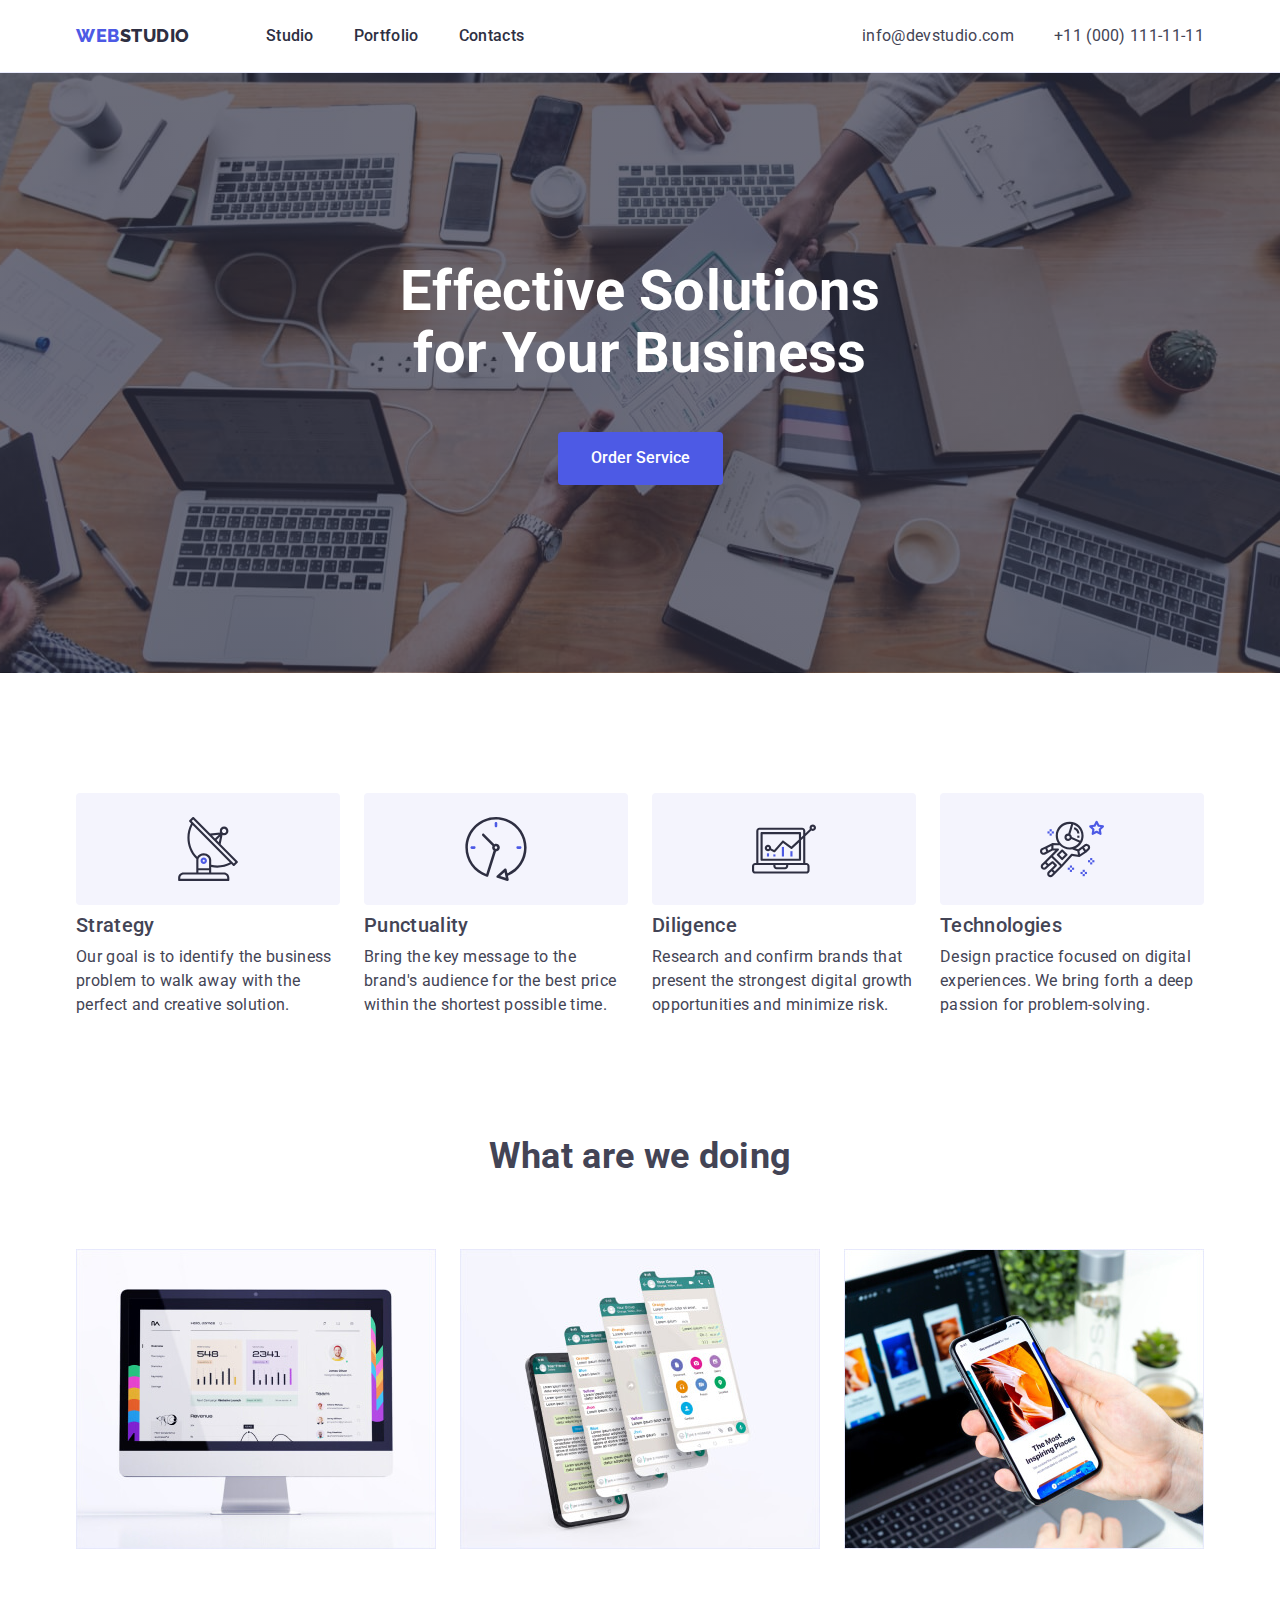
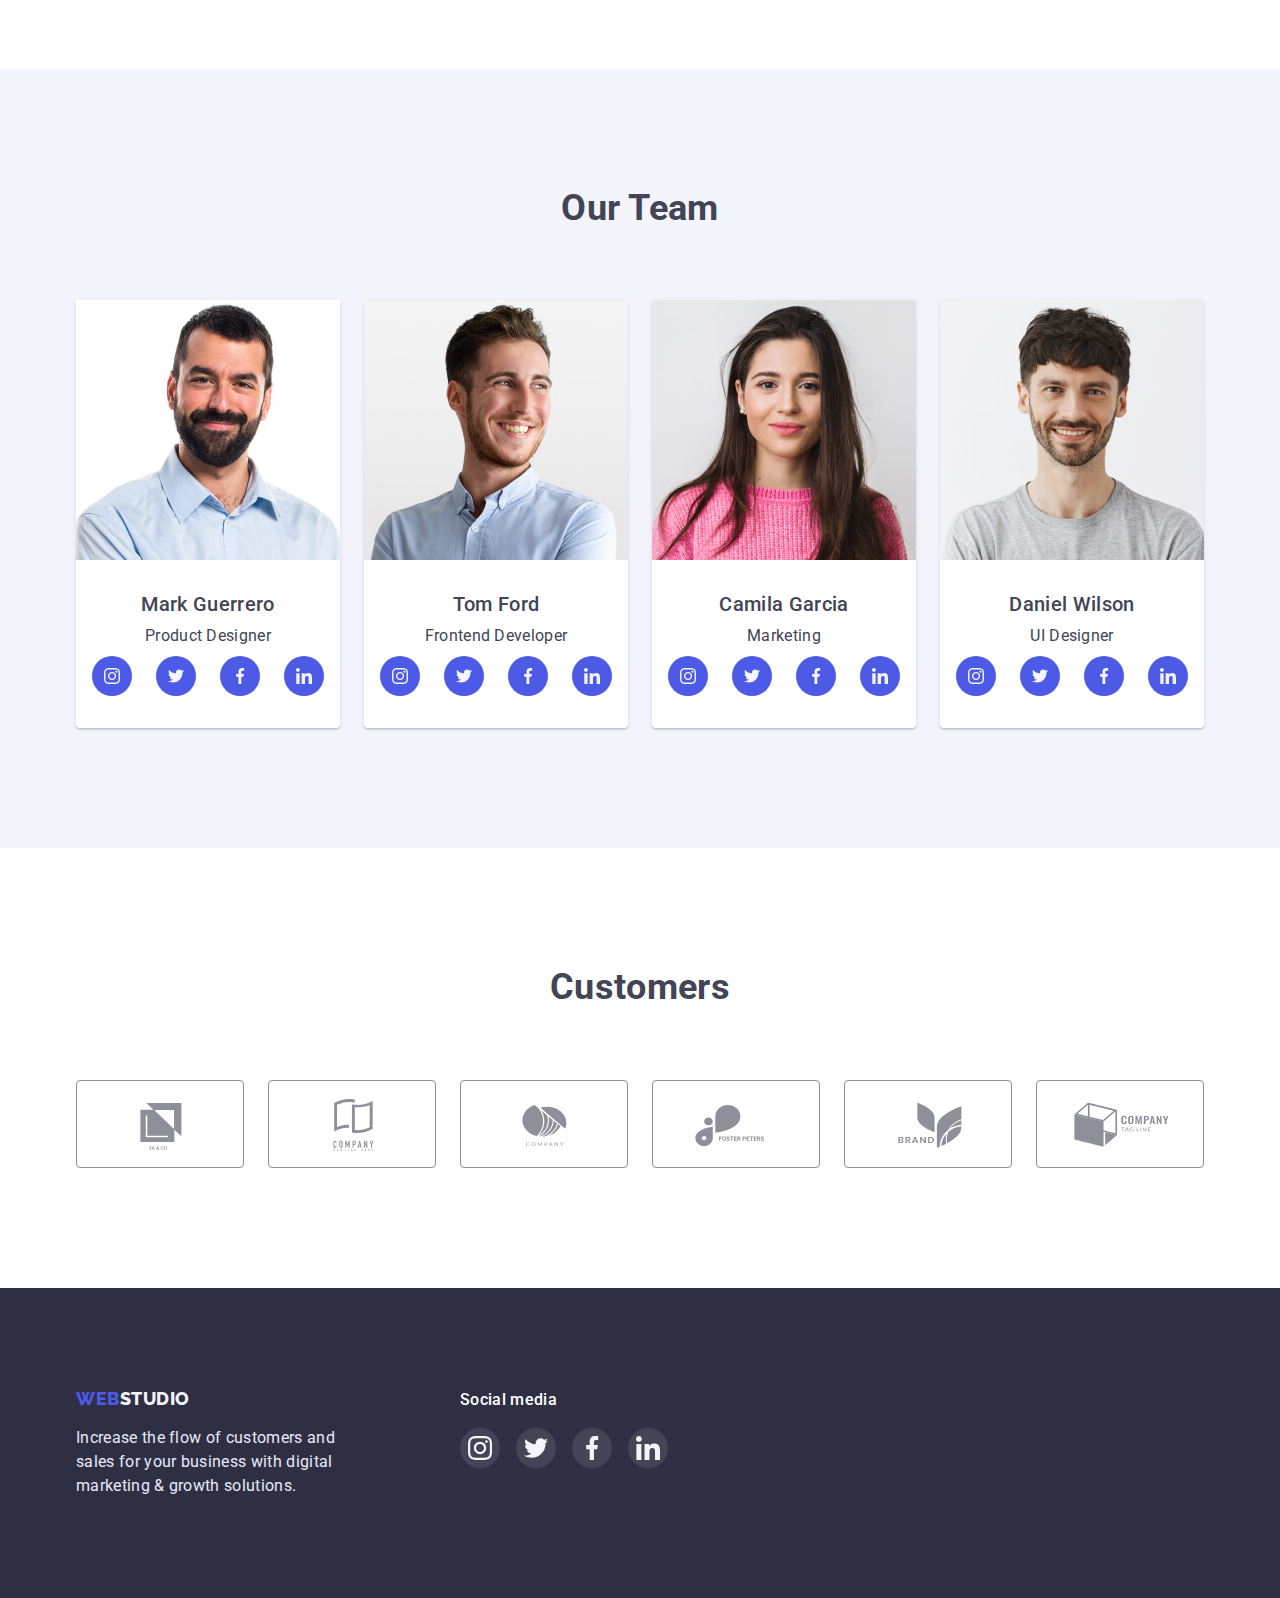
<file: index.html>
<!DOCTYPE html>
<html lang="en">
  <head>
    <meta charset="UTF-8" />
    <meta http-equiv="X-UA-Compatible" content="IE=edge" />
    <meta name="viewport" content="width=device-width, initial-scale=1.0" />

    <title>Studio</title>

    <link
      rel="stylesheet"
      href="https://cdn.jsdelivr.net/npm/modern-normalize@1.1.0/modern-normalize.min.css"
    />
    <link rel="preconnect" href="https://fonts.googleapis.com" />
    <link rel="preconnect" href="https://fonts.gstatic.com" crossorigin />
    <link
      href="https://fonts.googleapis.com/css2?family=Raleway:wght@800&family=Roboto:wght@400;500;700&display=swap"
      rel="stylesheet"
    />

    <link rel="stylesheet" href="./css/styles.css" />
  </head>
  <body>
    <header class="header">
      <div class="container page-heder-container">
        <nav class="page-nav">
          <a class="logo" href="./index.html"
            ><span class="logo-web">Web</span>Studio</a
          >
          <ul class="menu-list">
            <li class="menu-item">
              <a class="menu-link link" href="./index.html">Studio</a>
            </li>
            <li class="menu-item">
              <a class="menu-link link" href="./portfolio.html">Portfolio</a>
            </li>
            <li class="menu-item">
              <a class="menu-link link" href="">Contacts</a>
            </li>
          </ul>
        </nav>
        <ul class="header-contacts">
          <li>
            <a class="contact email" href="mailto:info@devstudio.com"
              >info@devstudio.com</a
            >
          </li>
          <li>
            <a class="contact phone" href="tel:+110001111111"
              >+11 (000) 111-11-11</a
            >
          </li>
        </ul>
      </div>
    </header>
    <!-- HERO -->
    <main>
      <section class="section-hero">
        <div class="container">
          <h1 class="hero-title">Effective Solutions for Your Business</h1>
          <button class="button">Order Service</button>
        </div>
      </section>
      <!-- advantages -->
      <section class="section advantages">
        <div class="container">
          <ul class="list advantages-list">
            <li class="advantages-item">
              <div class="advantages-wrapper">
                <svg class="advantages-icon" width="64" height="64">
                  <use
                    class="advantages-icon-item"
                    href="./images/icons.svg#icon-antenna"
                  ></use>
                </svg>
              </div>
              <h3 class="section-subtitle">Strategy</h3>
              <p>
                Our goal is to identify the business problem to walk away with
                the perfect and creative solution.
              </p>
            </li>
            <li class="advantages-item">
              <div class="advantages-wrapper">
                <svg class="advantages-icon" width="64" height="64">
                  <use
                    class="advantages-icon-item"
                    href="./images/icons.svg#icon-clock"
                  ></use>
                </svg>
              </div>
              <h3 class="section-subtitle">Punctuality</h3>
              <p>
                Bring the key message to the brand's audience for the best price
                within the shortest possible time.
              </p>
            </li>
            <li class="advantages-item">
              <div class="advantages-wrapper">
                <svg class="advantages-icon" width="64" height="64">
                  <use
                    class="advantages-icon-item"
                    href="./images/icons.svg#icon-diagram"
                  ></use>
                </svg>
              </div>
              <h3 class="section-subtitle">Diligence</h3>
              <p>
                Research and confirm brands that present the strongest digital
                growth opportunities and minimize risk.
              </p>
            </li>
            <li class="advantages-item">
              <div class="advantages-wrapper">
                <svg class="advantages-icon" width="64" height="64">
                  <use
                    class="advantages-icon-item"
                    href="./images/icons.svg#icon-astronaut"
                  ></use>
                </svg>
              </div>
              <h3 class="section-subtitle">Technologies</h3>
              <p>
                Design practice focused on digital experiences. We bring forth a
                deep passion for problem-solving.
              </p>
            </li>
          </ul>
        </div>
      </section>
      <!-- WORKS -->
      <section class="section works">
        <div class="container typical">
          <h2 class="section-title">What are we doing</h2>
          <ul class="list works-img">
            <li>
              <img
                src="./images/section_1/img_1.jpg"
                alt="img_1"
                width="360"
                height="300"
              />
            </li>
            <li>
              <img
                src="./images/section_1/img_2.jpg"
                alt="img_2"
                width="360"
                height="300"
              />
            </li>
            <li>
              <img
                src="./images/section_1/img_3.jpg"
                alt="img_3"
                width="360"
                height="300"
              />
            </li>
          </ul>
        </div>
      </section>
      <!-- TEAM -->
      <section class="section team">
        <div class="container typical">
          <h2 class="section-title">Our Team</h2>
          <ul class="list employees">
            <li class="employees-card">
              <img
                class="team-member"
                src="./images/team/team_card_1.jpg"
                alt="Mark_Guerrero"
                width="264"
                height="260"
              />
              <div>
                <h3 class="section-subtitle name">Mark Guerrero</h3>
                <p>Product Designer</p>
                <ul class="list social-media-list">
                  <li class="social-media-icon">
                    <a href="#"
                      ><svg class="social-media-item" width="16" height="16">
                        <use
                          href="./images/icons.svg#icon-instagram"
                        ></use></svg
                    ></a>
                  </li>
                  <li class="social-media-icon">
                    <a href="#"
                      ><svg class="social-media-item" width="16" height="16">
                        <use href="./images/icons.svg#icon-twitter"></use></svg
                    ></a>
                  </li>
                  <li class="social-media-icon">
                    <a href="#"
                      ><svg class="social-media-item" width="16" height="16">
                        <use href="./images/icons.svg#icon-facebook"></use></svg
                    ></a>
                  </li>
                  <li class="social-media-icon">
                    <a href="#"
                      ><svg class="social-media-item" width="16" height="16">
                        <use href="./images/icons.svg#icon-linkedin"></use></svg
                    ></a>
                  </li>
                </ul>
              </div>
            </li>
            <li class="employees-card">
              <img
                class="team-member"
                src="./images/team/team_card_2.jpg"
                alt="Tom_Ford"
                width="264"
                height="260"
              />
              <div>
                <h3 class="section-subtitle name">Tom Ford</h3>
                <p>Frontend Developer</p>
                <ul class="list social-media-list">
                  <li class="social-media-icon">
                    <a href="#"
                      ><svg class="social-media-item" width="16" height="16">
                        <use
                          href="./images/icons.svg#icon-instagram"
                        ></use></svg
                    ></a>
                  </li>
                  <li class="social-media-icon">
                    <a href="#"
                      ><svg class="social-media-item" width="16" height="16">
                        <use href="./images/icons.svg#icon-twitter"></use></svg
                    ></a>
                  </li>
                  <li class="social-media-icon">
                    <a href="#"
                      ><svg class="social-media-item" width="16" height="16">
                        <use href="./images/icons.svg#icon-facebook"></use></svg
                    ></a>
                  </li>
                  <li class="social-media-icon">
                    <a href="#"
                      ><svg class="social-media-item" width="16" height="16">
                        <use href="./images/icons.svg#icon-linkedin"></use></svg
                    ></a>
                  </li>
                </ul>
              </div>
            </li>
            <li class="employees-card">
              <img
                class="team-member"
                src="./images/team/team_card_3.jpg"
                alt="Camila_Garcia"
                width="264"
                height="260"
              />
              <div>
                <h3 class="section-subtitle name">Camila Garcia</h3>
                <p>Marketing</p>
                <ul class="list social-media-list">
                  <li class="social-media-icon">
                    <a href="#"
                      ><svg class="social-media-item" width="16" height="16">
                        <use
                          href="./images/icons.svg#icon-instagram"
                        ></use></svg
                    ></a>
                  </li>
                  <li class="social-media-icon">
                    <a href="#"
                      ><svg class="social-media-item" width="16" height="16">
                        <use href="./images/icons.svg#icon-twitter"></use></svg
                    ></a>
                  </li>
                  <li class="social-media-icon">
                    <a href="#"
                      ><svg class="social-media-item" width="16" height="16">
                        <use href="./images/icons.svg#icon-facebook"></use></svg
                    ></a>
                  </li>
                  <li class="social-media-icon">
                    <a href="#"
                      ><svg class="social-media-item" width="16" height="16">
                        <use href="./images/icons.svg#icon-linkedin"></use></svg
                    ></a>
                  </li>
                </ul>
              </div>
            </li>
            <li class="employees-card">
              <img
                class="team-member"
                src="./images/team/team_card_4.jpg"
                alt="Daniel_Wilson"
                width="264"
                height="260"
              />
              <div>
                <h3 class="section-subtitle name">Daniel Wilson</h3>
                <p>UI Designer</p>
                <ul class="list social-media-list">
                  <li class="social-media-icon">
                    <a href="#"
                      ><svg class="social-media-item" width="16" height="16">
                        <use
                          href="./images/icons.svg#icon-instagram"
                        ></use></svg
                    ></a>
                  </li>
                  <li class="social-media-icon">
                    <a href="#"
                      ><svg class="social-media-item" width="16" height="16">
                        <use href="./images/icons.svg#icon-twitter"></use></svg
                    ></a>
                  </li>
                  <li class="social-media-icon">
                    <a href="#"
                      ><svg class="social-media-item" width="16" height="16">
                        <use href="./images/icons.svg#icon-facebook"></use></svg
                    ></a>
                  </li>
                  <li class="social-media-icon">
                    <a href="#"
                      ><svg class="social-media-item" width="16" height="16">
                        <use href="./images/icons.svg#icon-linkedin"></use></svg
                    ></a>
                  </li>
                </ul>
              </div>
            </li>
          </ul>
        </div>
      </section>
      <section class="section customers">
        <div class="container">
          <h2 class="section-title">Customers</h2>
          <ul class="list customers-list">
            <li>
              <a href="#" class="customers-list-link">
                <svg class="customers-list-item" width="104" height="56">
                  <use href="./images/icons.svg#icon-logo"></use>
                </svg>
              </a>
            </li>
            <li>
              <a href="#" class="customers-list-link">
                <svg class="customers-list-item" width="104" height="56">
                  <use href="./images/icons.svg#icon-logo-1"></use>
                </svg>
              </a>
            </li>
            <li>
              <a href="#" class="customers-list-link">
                <svg class="customers-list-item" width="104" height="56">
                  <use href="./images/icons.svg#icon-logo-2"></use>
                </svg>
              </a>
            </li>
            <li>
              <a href="#" class="customers-list-link">
                <svg class="customers-list-item" width="104" height="56">
                  <use href="./images/icons.svg#icon-logo-3"></use>
                </svg>
              </a>
            </li>
            <li>
              <a href="#" class="customers-list-link">
                <svg class="customers-list-item" width="104" height="56">
                  <use href="./images/icons.svg#icon-logo-4"></use>
                </svg>
              </a>
            </li>
            <li>
              <a href="#" class="customers-list-link">
                <svg class="customers-list-item" width="104" height="56">
                  <use href="./images/icons.svg#icon-logo-5"</use>
                </svg>
              </a>
            </li>
          </ul>
        </div>
      </section>
    </main>
    <!-- Footer -->
    <footer class="footer">
      <div class="container footer-content">
        <div><a class="footer-logo" href="./index.html"
          ><span class="logo-web">Web</span>Studio</a
        >
        <p class="footer-description">
          Increase the flow of customers and sales for your business with
          digital marketing & growth solutions.
        </p></div>
        <div class="footer-social-media">
          <p class="footer-subtitle">Social media</p>
          <ul class="list footer-social-media-list">
            <li class="footer-social-media-icon">
              <a href="#"
                ><svg class="footer-social-media-item" width="24" height="24">
                  <use href="./images/icons.svg#icon-instagram"></use></svg
              ></a>
            </li>
            <li class="footer-social-media-icon">
              <a href="#"
                ><svg class="footer-social-media-item" width="24" height="24">
                  <use href="./images/icons.svg#icon-twitter"></use></svg
              ></a>
            </li>
            <li class="footer-social-media-icon">
              <a href="#"
                ><svg class="footer-social-media-item" width="24" height="24">
                  <use href="./images/icons.svg#icon-facebook"></use></svg
              ></a>
            </li>
            <li class="footer-social-media-icon">
              <a href="#"
                ><svg class="footer-social-media-item" width="24" height="24">
                  <use href="./images/icons.svg#icon-linkedin"></use></svg
              ></a>
            </li>
          </ul>
        </div>
      </div>
    </footer>
  </body>
</html>
</file>
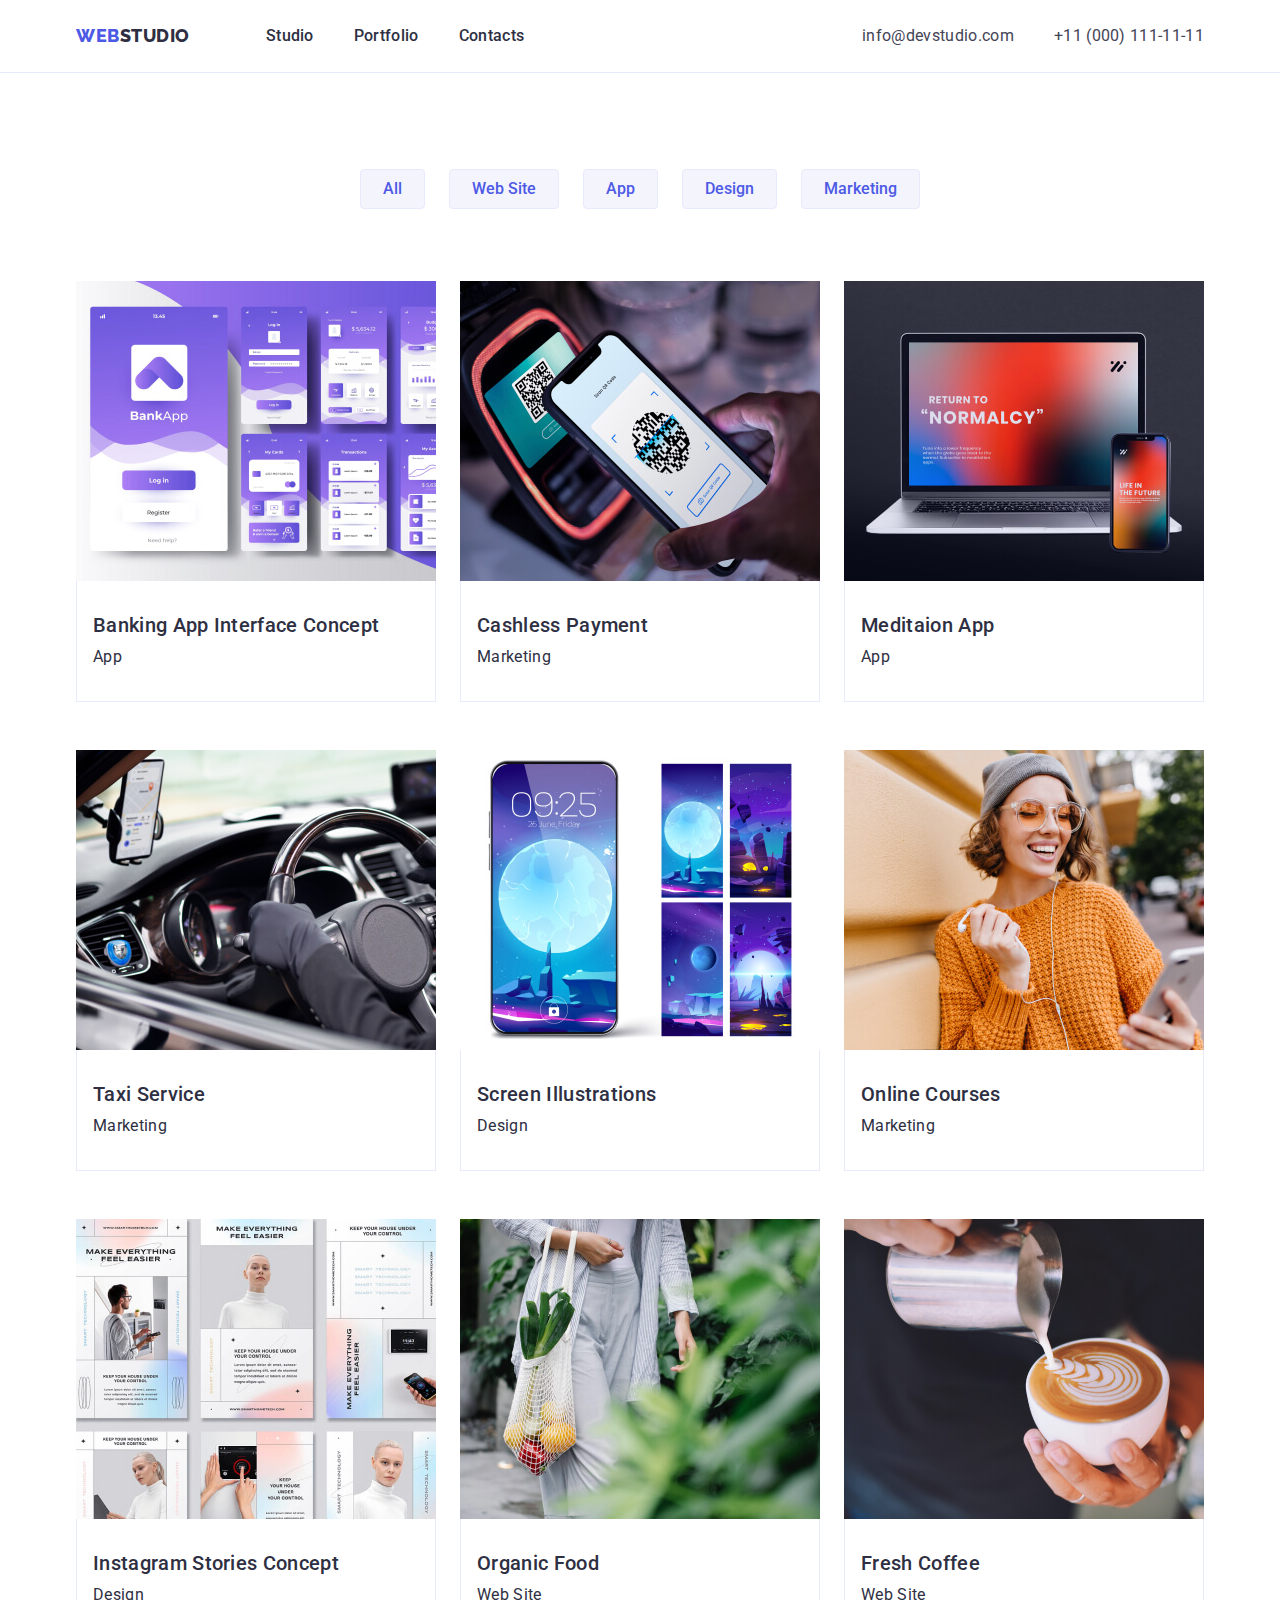
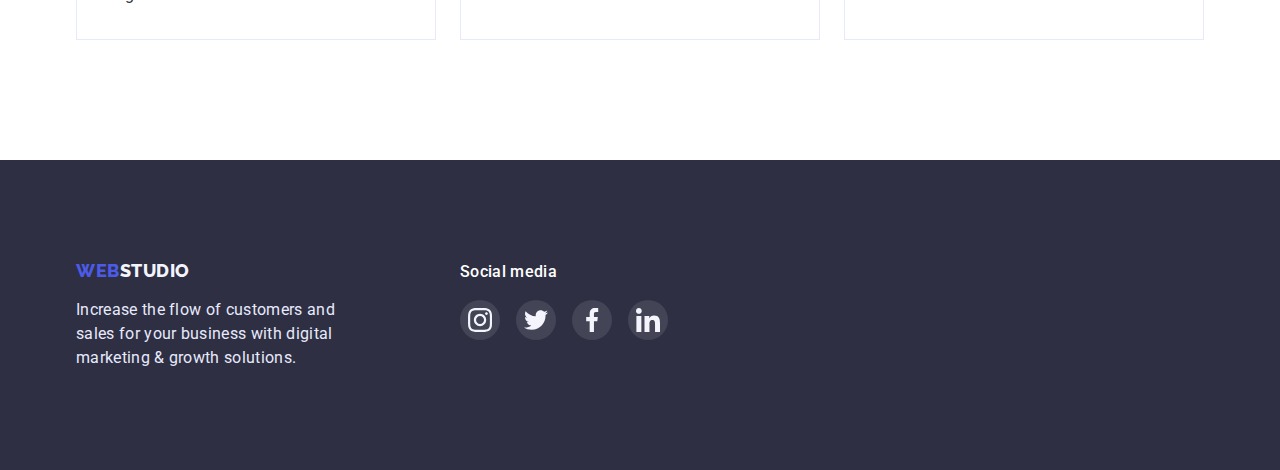
<file: portfolio.html>
<!DOCTYPE html>
<html lang="en">
  <head>
    <meta charset="UTF-8" />
    <meta http-equiv="X-UA-Compatible" content="IE=edge" />
    <meta name="viewport" content="width=device-width, initial-scale=1.0" />

    <title>Portfolio</title>

    <link
      rel="stylesheet"
      href="https://cdn.jsdelivr.net/npm/modern-normalize@1.1.0/modern-normalize.min.css"
    />
    <link rel="preconnect" href="https://fonts.googleapis.com" />
    <link rel="preconnect" href="https://fonts.gstatic.com" crossorigin />
    <link
      href="https://fonts.googleapis.com/css2?family=Raleway:wght@800&family=Roboto:wght@400;500;700&display=swap"
      rel="stylesheet"
    />

    <link rel="stylesheet" href="./css/styles.css" />
  </head>
  <body>
    <header class="header">
      <div class="container page-heder-container">
        <nav class="page-nav">
          <a class="logo" href="./index.html"
            ><span class="logo-web">Web</span>Studio</a
          >
          <ul class="menu-list">
            <li class="menu-item">
              <a class="menu-link link" href="./index.html">Studio</a>
            </li>
            <li class="menu-item">
              <a class="menu-link link" href="./portfolio.html">Portfolio</a>
            </li>
            <li class="menu-item">
              <a class="menu-link link" href="">Contacts</a>
            </li>
          </ul>
        </nav>
        <ul class="header-contacts">
          <li>
            <a class="contact email" href="mailto:info@devstudio.com"
              >info@devstudio.com</a
            >
          </li>
          <li>
            <a class="contact phone" href="tel:+110001111111"
              >+11 (000) 111-11-11</a
            >
          </li>
        </ul>
      </div>
    </header>
    <!-- Main -->
    <main>
      <!-- Filter -->
      <section class="section examples">
        <div class="container">
          <h1 class="visually-hidden">Portfolio</h1>
          <ul class="list examples">
            <li class="filter-item"><button class="filter-btn">All</button></li>
            <li class="filter-item">
              <button class="filter-btn">Web Site</button>
            </li>
            <li class="filter-item"><button class="filter-btn">App</button></li>
            <li class="filter-item">
              <button class="filter-btn">Design</button>
            </li>
            <li class="filter-item">
              <button class="filter-btn">Marketing</button>
            </li>
          </ul>
          <!-- Hero -->
          <h2 class="visually-hidden">Examples</h2>
          <div class="examples-block">
            <ul class="list examples-item">
              <li class="examples-card">
                <a href="#" class="examples-link"><img
                  class="examples-img"
                  src="./images/examples/banking_app.jpg"
                  alt="Banking_App"
                  width="360"
                />
                <div class="card-text">
                  <h3 class="section-subtitle examples-name">
                    Banking App Interface Concept
                  </h3>
                  <p class="product-type">App</p>
                </div></a>
              </li>
              <li class="examples-card">
                <a href="#" class="examples-link"><img
                  class="examples-img"
                  src="./images/examples/cashless_payment_marketing.jpg"
                  alt="Cashless_Payment"
                  width="360"
                />
                <div class="card-text">
                  <h3 class="section-subtitle examples-name">
                    Cashless Payment
                  </h3>
                  <p class="product-type">Marketing</p>
                </div></a>
              </li>
              <li class="examples-card">
                <a href="#" class="examples-link"><img
                  class="examples-img"
                  src="./images/examples/meditaion_app.jpg"
                  alt="Meditaion_App"
                  width="360"
                />
                <div class="card-text">
                  <h3 class="section-subtitle examples-name">Meditaion App</h3>
                  <p class="product-type">App</p>
                </div></a>
              </li>
              <li class="examples-card">
                <a href="#" class="examples-link"><img
                  class="examples-img"
                  src="./images/examples/taxi_service_marketing.jpg"
                  alt="Taxi_Service"
                  width="360"
                />
                <div class="card-text">
                  <h3 class="section-subtitle examples-name">Taxi Service</h3>
                  <p class="product-type">Marketing</p>
                </div></a>
              </li>
              <li class="examples-card">
                <a href="#" class="examples-link"><img
                  class="examples-img"
                  src="./images/examples/screen_illustrations_design.jpg"
                  alt="Screen_Illustrations"
                  width="360"
                />
                <div class="card-text">
                  <h3 class="section-subtitle examples-name">
                    Screen Illustrations
                  </h3>
                  <p class="product-type">Design</p>
                </div></a>
              </li>
              <li class="examples-card">
                <a href="#" class="examples-link"><img
                  class="examples-img"
                  src="./images/examples/online_courses_marketing.jpg"
                  alt="Online_Courses"
                  width="360"
                />
                <div class="card-text">
                  <h3 class="section-subtitle examples-name">Online Courses</h3>
                  <p class="product-type">Marketing</p>
                </div></a>
              </li>
              <li class="examples-card">
                <a href="#" class="examples-link"><img
                  class="examples-img"
                  src="./images/examples/instagram_stories_concept_design.jpg"
                  alt="Instagram_Stories_Concept"
                  width="360"
                />
                <div class="card-text">
                  <h3 class="section-subtitle examples-name">
                    Instagram Stories Concept
                  </h3>
                  <p class="product-type">Design</p>
                </div></a>
              </li>
              <li class="examples-card">
                <a href="#" class="examples-link"><img
                  class="examples-img"
                  src="./images/examples/organic_food_web_site.jpg"
                  alt="Organic_Food"
                  width="360"
                />
                <div class="card-text">
                  <h3 class="section-subtitle examples-name">Organic Food</h3>
                  <p class="product-type">Web Site</p>
                </div></a>
              </li>
              <li class="examples-card">
                <a href="#" class="examples-link"><img
                  class="examples-img"
                  src="./images/examples/fresh_coffee_web_site.jpg"
                  alt="Fresh_Coffee"
                  width="360"
                />
                <div class="card-text">
                  <h3 class="section-subtitle examples-name">Fresh Coffee</h3>
                  <p class="product-type">Web Site</p>
                </div></a>
              </li>
            </ul>
          </div>
        </div>
      </section>
    </main>
    <!-- Footer -->
    <footer class="footer">
      <div class="container footer-content">
        <div><a class="footer-logo" href="./index.html"
          ><span class="logo-web">Web</span>Studio</a
        >
        <p class="footer-description">
          Increase the flow of customers and sales for your business with
          digital marketing & growth solutions.
        </p></div>
        <div class="footer-social-media">
          <p class="footer-subtitle">Social media</p>
          <ul class="list footer-social-media-list">
            <li class="footer-social-media-icon">
              <a href="#"
                ><svg class="footer-social-media-item" width="24" height="24">
                  <use href="./images/icons.svg#icon-instagram"></use></svg
              ></a>
            </li>
            <li class="footer-social-media-icon">
              <a href="#"
                ><svg class="footer-social-media-item" width="24" height="24">
                  <use href="./images/icons.svg#icon-twitter"></use></svg
              ></a>
            </li>
            <li class="footer-social-media-icon">
              <a href="#"
                ><svg class="footer-social-media-item" width="24" height="24">
                  <use href="./images/icons.svg#icon-facebook"></use></svg
              ></a>
            </li>
            <li class="footer-social-media-icon">
              <a href="#"
                ><svg class="footer-social-media-item" width="24" height="24">
                  <use href="./images/icons.svg#icon-linkedin"></use></svg
              ></a>
            </li>
          </ul>
        </div>
      </div>
    </footer>
  </body>
</html>
</file>
<file: css/styles.css>
:root {
  --primary-brand-color: #4d5ae5;
  --pressed-state-color: #404bbf;
  --dark-headings-color: #2e2f42;
  --success-messages-color: #31d0aa;
  --dark-body-color: #434455;
  --helper-text-color: #8e8f99;
  --footer-text-color: #e7e9fc;
  --light-mode-color: #f4f4fd;
  --body-dackground-color: #ffffff;
  --customers-background: #e5e5e5;
}

body {
  background-color: var(--body-dackground-color);
  font-weight: 400;
  color: var(--dark-body-color);
  font-family: Roboto, sans-serif;
  letter-spacing: 0.02em;
  font-size: 16px;
  line-height: 1.5;
}

/* =============== COMPONENTS =============== */

* {
  text-decoration: none;
}

h1,
h2,
h3,
h4,
p {
  margin-top: 0;
  margin-bottom: 0;
}

ul,
ol {
  margin-top: 0;
  margin-bottom: 0;
  margin-left: 0;
  padding-left: 0;
  list-style: none;
}

img {
  display: block;
  min-width: 100px;
  height: auto;
}

button {
  cursor: pointer;
}

.section {
  padding-top: 120px;
  padding-bottom: 120px;
}

.link:hover,
.link:focus,
.contact:hover,
.contact:focus {
  color: var(--pressed-state-color);
}

.section-subtitle {
  font-weight: 500;
  font-size: 20px;
  line-height: 1.2;
  margin-bottom: 8px;
}

.description {
  font-size: 16px;
  line-height: 1.5;
}

.section-title {
  font-weight: 700;
  font-size: 36px;
  line-height: 1.11;
  margin-bottom: 72px;
  text-align: center;
}

.container {
  margin: 0 auto;
  max-width: 1158px;
  padding: 0 15px;
}

.visually-hidden {
  position: absolute;
  width: 1px;
  height: 1px;
  margin: -1px;
  border: 0;
  padding: 0;

  white-space: nowrap;
  clip-path: inset(100%);
  clip: rect(0 0 0 0);
  overflow: hidden;
}

/* =============== \COMPONENTS =============== */

/* =============== HEADER =============== */
.header {
  border-bottom: 1px solid #e7e9fc;
}

.page-heder-container {
  display: flex;
  align-items: center;
}

.page-nav {
  display: flex;
  align-items: center;
}

.menu-list {
  display: flex;
  align-items: center;
}

.header-contacts {
  display: flex;
  align-items: center;
  margin-left: auto;
}

.contact.email {
  margin-right: 40px;
}

.contact.email,
.contact.phone {
  display: block;
  padding-top: 24px;
  padding-bottom: 24px;
}

.menu-item:not(:last-child) {
  margin-right: 40px;
}

.logo {
  color: var(--dark-headings-color);
  font-family: "Raleway", sans-serif;
  font-weight: 800;
  font-size: 18px;
  line-height: 1.2;
  display: flex;
  letter-spacing: 0.03em;
  text-transform: uppercase;
  margin-right: 76px;
  padding-top: 24px;
  padding-bottom: 24px;
}

.logo-web {
  color: var(--primary-brand-color);
}
/* nav section */
.link {
  display: block;
  padding-top: 24px;
  padding-bottom: 24px;
  color: var(--dark-headings-color);
  font-weight: 500;
  font-size: 16px;
  line-height: 1.5;
  text-decoration: none;
}

.contact {
  color: var(--dark-body-color);
  font-style: normal;
  font-size: 16px;
  line-height: 1.5;
  text-decoration: none;
  text-transform: none;
}

/* =============== \HEADER =============== */

/* =============== HERO =============== */

.section-hero {
  padding-top: 188px;
  padding-bottom: 188px;
  max-width: 1440;
  text-align: center;
  background-image: linear-gradient(
      rgba(46, 47, 66, 0.7),
      rgba(46, 47, 66, 0.7)
    ),
    url(../images/people-office.jpg);
  background-position: center;
  background-repeat: no-repeat;
  background-size: cover;
}

.hero-title {
  max-width: 496px;
  margin-left: auto;
  margin-right: auto;

  color: #ffffff;
  font-size: 56px;
  line-height: 1.1;
  text-align: center;
  margin-bottom: 48px;
}

.button {
  display: inline-block;
  border-radius: 4px;
  padding: 16px 32px;
  font-weight: 500;
  color: #ffffff;
  background-color: var(--primary-brand-color);
  border: 1px solid transparent;
}

.button:hover,
.button:focus {
  background-color: var(--pressed-state-color);
}

/* =============== \HERO =============== */

/* =============== ADVANTAGES =============== */

.section.advantages {
  padding-bottom: 60px;
}

.list.advantages-list {
  display: flex;
  justify-content: space-between;
}

.advantages-wrapper {
  display: flex;
  width: 264px;
  height: 112px;
  background-color: var(--light-mode-color);
  border-radius: 4px;
  margin-bottom: 8px;
  justify-content: center;
  align-items: center;
}

.advantages-item:not(:last-child) {
  margin-right: 24px;
}

/* =============== \ADVANTAGES =============== */

/* =============== WORKS =============== */

.section.works {
  padding-top: 60px;
}

.works-img {
  display: flex;
  flex-wrap: wrap;
  gap: 24px;
}

/* =============== \WORKS =============== */

/* =============== TEAM =============== */

.team {
  background-color: var(--light-mode-color);
}

.employees {
  display: flex;
  flex-wrap: wrap;
  gap: 24px;
}

.employees-card div {
  padding-top: 32px;
  padding-bottom: 32px;
  text-align: center;
}

.employees-card div p {
  margin-bottom: 8px;
}

.employees-card {
  flex-basis: calc((100% - 72px) / 4);
  background-color: #ffffff;
  box-shadow: 0px 1px 6px rgba(46, 47, 66, 0.08),
    0px 1px 1px rgba(46, 47, 66, 0.16), 0px 2px 1px rgba(46, 47, 66, 0.08);
  border-radius: 0px 0px 4px 4px;
}

.social-media-list {
  display: flex;
  padding-left: 16px;
  padding-right: 16px;
  justify-content: space-between;
  align-items: center;
}

.social-media-icon a {
  display: inline-flex;
  justify-content: center;
  align-items: center;
  padding: 4px;
  border-radius: 9999px;
  width: 40px;
  height: 40px;
  background-color: var(--primary-brand-color);
  border-radius: 50%;
}

.social-media-icon a:hover,
.social-media-icon a:focus {
  background-color: var(--pressed-state-color);
}

.social-media-item {
  display: inline-flex;
  justify-content: center;
  align-items: center;
  fill: var(--light-mode-color);
}

/* =============== \TEAM =============== */

/* =============== Customers =============== */

.customers {
  text-align: center;
}

.customers-list {
  display: flex;
  justify-content: space-between;
}

.customers-list-item {
  display: flex;
  justify-content: center;
  align-items: center;
}

.customers-list-link {
  display: flex;
  width: 168px;
  justify-content: center;
  align-items: center;
  height: 88px;
  border: 1px solid var(--helper-text-color);
  border-radius: 4px;
  fill: var(--helper-text-color);
}

.customers-list-link:hover,
.customers-list-link:focus {
  border: 1px solid var(--pressed-state-color);
  fill: var(--pressed-state-color);
  transition: 0.3s;
}

/* =============== Customers =============== */

/* =============== FOOTER =============== */

.footer {
  padding-top: 100px;
  padding-bottom: 100px;
  background-color: var(--dark-headings-color);
}

.footer-content {
  display: flex;
  align-items: baseline;
}

.footer-logo {
  color: var(--light-mode-color);
  font-family: "Raleway", sans-serif;
  font-weight: 800;
  font-size: 18px;
  line-height: 1.2;
  display: flex;
  letter-spacing: 0.03em;
  text-transform: uppercase;
  text-decoration: none;
  margin-bottom: 16px;
}

.footer-description {
  max-width: 264px;
  color: var(--footer-text-color);
}

.footer-subtitle {
  font-weight: 500;
  color: #ffffff;
  margin-bottom: 16px;
}

.footer-social-media-list {
  display: flex;
  max-width: 208px;
  align-items: center;
  gap: 16px;
}

.footer-social-media {
  margin-left: 120px;
}

.footer-social-media-icon a {
  display: inline-flex;
  justify-content: center;
  align-items: center;
  border-radius: 9999px;
  width: 40px;
  height: 40px;
  background-color: var(--dark-body-color);
}

.footer-social-media-icon a:hover,
.footer-social-media-icon a:focus {
  background-color: var(--success-messages-color);
}

.footer-social-media-item {
  display: inline-flex;
  justify-content: center;
  align-items: center;
  fill: var(--light-mode-color);
}

/* =============== \FOOTER =============== */

/* =============== PORTFOLIO =============== */

.section.examples {
  padding-top: 96px;
}

.list.examples {
  margin-bottom: 72px;
  gap: 24px;
}

.filter-btn {
  display: inline-block;
  border-radius: 4px;
  padding: 10px 22px;
  font-weight: 500;
  color: var(--primary-brand-color);
  background-color: var(--light-mode-color);
  border: 1px solid var(--footer-text-color);
}

.filter-btn:hover,
.filter-btn:focus {
  color: var(--body-dackground-color);
  background-color: var(--pressed-state-color);
  box-shadow: 0px 3px 1px rgba(0, 0, 0, 0.1), 0px 2px 1px rgba(0, 0, 0, 0.08),
    0px 2px 2px rgba(0, 0, 0, 0.12);
}

.examples {
  display: flex;
  justify-content: center;
}

.examples-item {
  display: flex;
  flex-wrap: wrap;
  gap: 48px 24px;
}

.card-text {
  padding-top: 32px;
  padding-bottom: 32px;
  padding-left: 16px;
  border: 1px solid #e7e9fc;
  border-top: none;
}

.examples-card {
  width: calc((100% - 2 * 24px) / 3);
  min-width: 360px;
}

.examples-link {
  display: block;
  color: var(--dark-headings-color)
}

.examples-link:hover {
  cursor: pointer;
  box-shadow: 0px 1px 6px rgba(46, 47, 66, 0.08),
    0px 1px 1px rgba(46, 47, 66, 0.16), 0px 2px 1px rgba(46, 47, 66, 0.08);
}

/* =============== /PORTFOLIO =============== */
</file>
